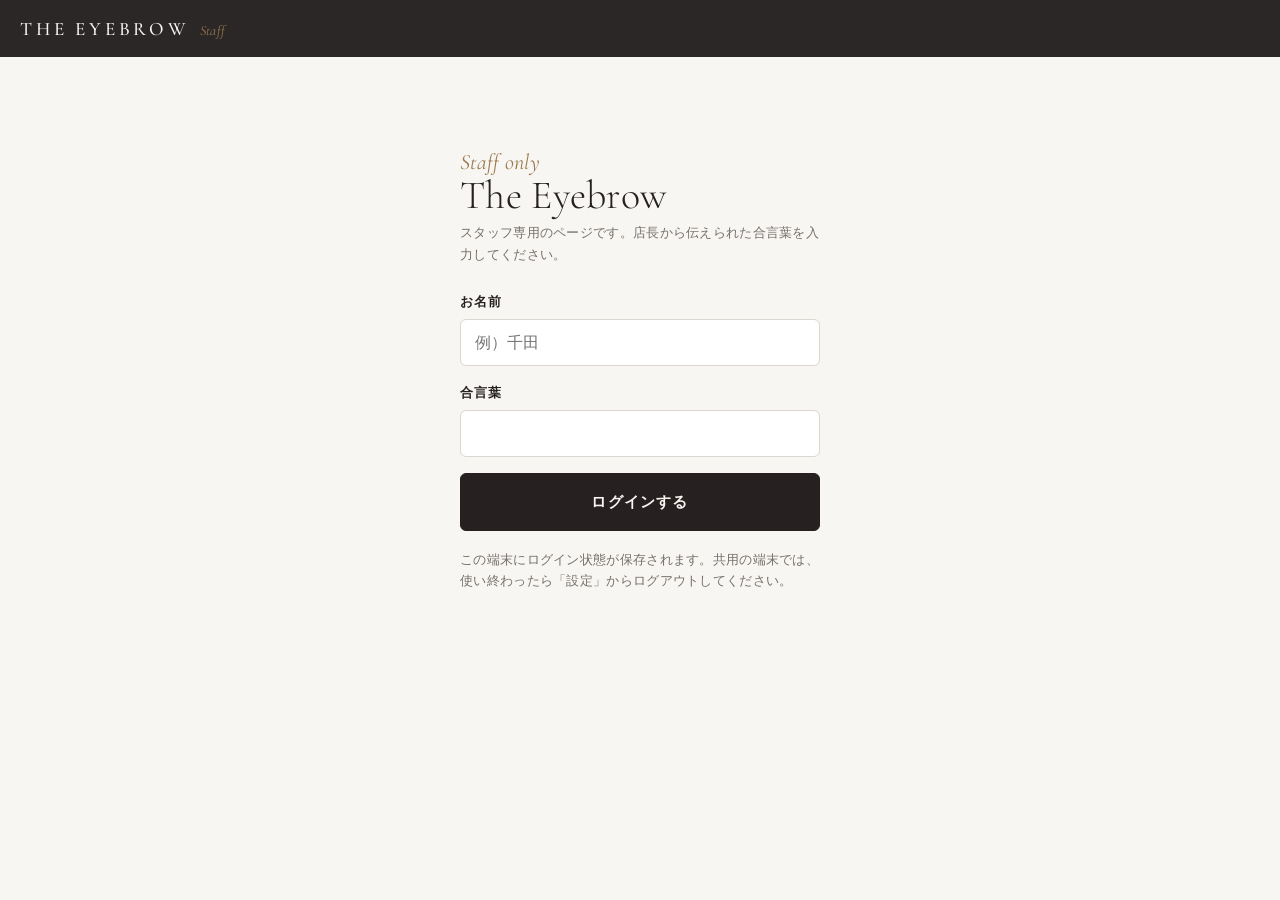
<file: index.html>
<!DOCTYPE html>
<html lang="ja">
<head>
<meta charset="utf-8">
<meta name="viewport" content="width=device-width, initial-scale=1, viewport-fit=cover">
<meta name="robots" content="noindex, nofollow">
<title>THE EYEBROW スタッフ</title>
<link rel="manifest" href="manifest.webmanifest">
<meta name="theme-color" content="#262120">
<link rel="icon" href="icon-192.png">
<link rel="apple-touch-icon" href="apple-touch-icon.png">
<meta name="apple-mobile-web-app-capable" content="yes">
<meta name="apple-mobile-web-app-title" content="EB スタッフ">
<link rel="stylesheet" href="style.css">
<link rel="stylesheet" href="staff.css">
</head>
<body class="staff">
<div id="app">
  <header class="top">
    <button class="brand" data-go="home" aria-label="ホームへ">
      <span class="logo">THE EYEBROW</span>
      <span class="shop">Staff</span>
    </button>
    <span class="who" id="who"></span>
  </header>

  <main id="view"><div class="spin"></div></main>

  <nav class="tabs" id="tabs" hidden>
    <button data-go="home"><svg viewBox="0 0 24 24"><path d="M3 11.5 12 4l9 7.5"/><path d="M5.5 10v10h13V10"/></svg><span>ホーム</span></button>
    <button data-go="rsv"><svg viewBox="0 0 24 24"><rect x="4" y="5" width="16" height="15" rx="2"/><path d="M4 10h16M9 3v4M15 3v4"/></svg><span>予約</span></button>
    <button data-go="work"><svg viewBox="0 0 24 24"><rect x="5" y="4" width="14" height="17" rx="2"/><path d="M9 4.5h6M8.5 10l1.5 1.5 3-3M8.5 15.5l1.5 1.5 3-3"/></svg><span>業務</span><i class="badge" id="bWork" hidden></i></button>
    <button data-go="docs"><svg viewBox="0 0 24 24"><path d="M4 5.5C6 4.5 9 4.5 12 6c3-1.5 6-1.5 8-.5V19c-2-1-5-1-8 .5-3-1.5-6-1.5-8-.5z"/><path d="M12 6v13.5"/></svg><span>資料</span><i class="badge" id="bDocs" hidden></i></button>
    <button data-go="notice"><svg viewBox="0 0 24 24"><path d="M4 5h16v11H8l-4 4z"/><path d="M8 9h8M8 12h5"/></svg><span>連絡</span><i class="badge" id="bNotice" hidden></i></button>
  </nav>

  <div class="sheet" id="sheet" hidden><div class="sheet-bg" data-close></div><div class="sheet-body" id="sheetBody"></div></div>
  <div class="toast" id="toast" hidden></div>
</div>
<script src="config.js"></script>
<script src="staff.js"></script>
</body>
</html>
</file>
<file: style.css>
/* THE EYEBROW — design tokens
   磁器 porcelain / 墨茶 kurocha / 鈍色 nibi / 煤竹 hairline / 真鍮 brass */
@font-face{font-family:"Cormorant";font-weight:300;font-display:swap;src:url(cg-300.woff2) format("woff2")}
@font-face{font-family:"Cormorant";font-weight:500;font-display:swap;src:url(cg-500.woff2) format("woff2")}
@font-face{font-family:"Cormorant";font-style:italic;font-weight:400;font-display:swap;src:url(cg-400i.woff2) format("woff2")}
:root{
  --bg:#f7f6f3; --paper:#ffffff; --ink:#262120; --ink-2:#3d3633; --muted:#77706b; --line:#dcd7d1; --line-2:#ebe7e2;
  --brass:#9c7b4e; --brass-soft:#efe8dd; --ok:#4c6b52; --ng:#a14638;
  --latin:"Cormorant","Times New Roman",serif;
  --mincho:"Hiragino Mincho ProN","Yu Mincho","YuMincho","Noto Serif JP",serif;
  --sans:"Hiragino Sans","Hiragino Kaku Gothic ProN","Noto Sans JP","Yu Gothic UI",system-ui,sans-serif;
  --tabh:62px; --safe-b:env(safe-area-inset-bottom,0px); --safe-t:env(safe-area-inset-top,0px);
  --r:10px; --r-s:6px;
}
*{box-sizing:border-box;-webkit-tap-highlight-color:transparent}
html,body{margin:0;background:var(--bg);color:var(--ink)}
body{font-family:var(--sans);font-size:15px;line-height:1.75;letter-spacing:.02em;-webkit-font-smoothing:antialiased;overscroll-behavior-y:none}
button{font:inherit;color:inherit;cursor:pointer}
a{color:var(--ink);text-underline-offset:3px;text-decoration-color:var(--brass)}
:focus-visible{outline:2px solid var(--brass);outline-offset:2px}
[hidden]{display:none!important}
.muted{color:var(--muted)} .small{font-size:12.5px;line-height:1.7}

/* ヘッダー */
.top{position:sticky;top:0;z-index:10;display:flex;align-items:center;justify-content:space-between;
  padding:calc(12px + var(--safe-t)) 20px 12px;background:rgba(247,246,243,.92);backdrop-filter:blur(10px);-webkit-backdrop-filter:blur(10px);border-bottom:1px solid var(--line-2)}
.brand{display:flex;align-items:baseline;gap:10px;cursor:pointer;border:0;background:none;padding:0}
.logo{font-family:var(--latin);font-weight:500;font-size:19px;letter-spacing:.2em}
.shop{font-family:var(--latin);font-style:italic;font-size:14px;color:var(--brass);letter-spacing:.02em}
.net{font-size:11px;background:var(--ng);color:#fff;border-radius:99px;padding:2px 10px}

main{max-width:560px;margin:0 auto;padding:22px 20px calc(var(--tabh) + 36px + var(--safe-b))}

/* タブバー */
.tabs{position:fixed;left:0;right:0;bottom:0;z-index:20;display:flex;justify-content:space-around;align-items:flex-end;
  height:calc(var(--tabh) + var(--safe-b));padding:0 6px var(--safe-b);background:var(--paper);border-top:1px solid var(--line-2)}
.tabs button{flex:1;display:flex;flex-direction:column;align-items:center;gap:3px;border:0;background:none;padding:9px 0 10px;color:var(--muted);font-size:10px;letter-spacing:.06em;position:relative}
.tabs svg{width:22px;height:22px;fill:none;stroke:currentColor;stroke-width:1.3;stroke-linecap:round;stroke-linejoin:round}
.tabs button.on{color:var(--ink)}
.tabs button.on:not(.primary)::after{content:"";position:absolute;top:4px;width:4px;height:4px;border-radius:50%;background:var(--brass)}
.tabs button.primary svg{width:48px;height:48px;padding:13px;border-radius:50%;background:var(--ink);color:var(--bg);margin-top:-22px;box-shadow:0 6px 18px rgba(38,33,32,.22)}
.tabs button.primary{color:var(--ink)}

/* 見出し */
h1.ttl{font-family:var(--mincho);font-weight:600;font-size:21px;line-height:1.5;letter-spacing:.06em;margin:6px 0 18px}
h2.sec{font-family:var(--mincho);font-weight:600;font-size:15px;letter-spacing:.08em;margin:34px 0 14px;display:flex;align-items:center;gap:12px}
h2.sec::before{content:"";width:18px;height:1px;background:var(--brass)}

/* 部品 */
.card{background:var(--paper);border:1px solid var(--line-2);border-radius:var(--r);padding:18px}
.card + .card{margin-top:10px}
.btn{display:block;width:100%;border:1px solid var(--ink);border-radius:var(--r-s);padding:15px 16px;font-size:15px;font-weight:600;letter-spacing:.08em;background:var(--ink);color:var(--bg);text-align:center;text-decoration:none;transition:opacity .15s}
.btn:active{opacity:.85}
.btn:disabled{opacity:.35;cursor:default}
.btn.ghost{background:transparent;color:var(--ink);border-color:var(--line)}
.btn.danger{background:transparent;color:var(--ng);border-color:#e3c8c2}
.btn + .btn{margin-top:10px}
.chip{display:inline-block;font-size:11px;padding:1px 10px;border-radius:99px;border:1px solid var(--line);color:var(--ink-2);letter-spacing:.06em;background:var(--paper)}
.chip.new{border-color:var(--brass);color:var(--brass)}
.row{display:flex;justify-content:space-between;align-items:center;gap:12px}
.price{font-family:var(--latin);font-weight:500;font-size:19px;white-space:nowrap;letter-spacing:.02em}
.price s{color:var(--muted);font-size:14px;margin-right:6px}
.empty{text-align:center;color:var(--muted);padding:28px 8px;font-size:14px}

/* ホーム：ヒーロー（眉のデザイン線） */
.hero{position:relative;padding:8px 0 4px;min-height:330px}
.hero .wm{font-family:var(--latin);font-weight:300;font-size:52px;line-height:1.02;letter-spacing:.01em;margin:6px 0 0}
.hero .wm i{font-style:italic;font-weight:400;font-size:30px;display:block;color:var(--brass);margin-bottom:2px}
.hero .lead{font-family:var(--mincho);font-size:14.5px;letter-spacing:.12em;margin:16px 0 4px}
.hero .hours{font-size:12.5px;color:var(--muted);margin:0 0 24px}
.hero .map{position:absolute;right:-8px;top:-6px;width:56%;max-width:260px;pointer-events:none}
.hero .map .g{stroke:var(--brass);stroke-width:.7;fill:none;stroke-dasharray:240;stroke-dashoffset:240;animation:draw 1.6s .3s ease-out forwards}
.hero .map .g:nth-of-type(2){animation-delay:.5s}.hero .map .g:nth-of-type(3){animation-delay:.7s}
.hero .map .dot{fill:var(--bg);stroke:var(--brass);stroke-width:.8;opacity:0;animation:fade .4s 1.4s forwards}
.hero .map .brow{fill:var(--ink)}
.hero .cta{position:relative;max-width:300px}
@keyframes draw{to{stroke-dashoffset:0}} @keyframes fade{to{opacity:1}}
@media (prefers-reduced-motion:reduce){.hero .map .g{animation:none;stroke-dashoffset:0}.hero .map .dot{animation:none;opacity:1}}

.next{display:flex;gap:16px;align-items:center;cursor:pointer}
.next .d,.bk .d{min-width:60px;text-align:center;line-height:1.15;border-right:1px solid var(--line-2);padding-right:14px}
.next .d b,.bk .d b{display:block;font-family:var(--latin);font-weight:500;font-size:32px}
.next .d span,.bk .d span{font-size:11px;color:var(--muted);letter-spacing:.06em}
.install{display:flex;gap:12px;align-items:center;background:var(--paper);border:1px solid var(--line-2);border-radius:var(--r);padding:12px 14px;margin-top:6px;font-size:13px}
.install .btn{width:auto;padding:8px 14px;font-size:12.5px;white-space:nowrap;flex:none;margin-left:auto}
.install .x{border:0;background:none;color:var(--muted);font-size:18px;padding:0 2px}
.coupons{display:flex;gap:12px;overflow-x:auto;scroll-snap-type:x mandatory;margin:0 -20px;padding:2px 20px 8px;scrollbar-width:none}
.coupon{flex:0 0 80%;scroll-snap-align:start;background:var(--paper);border:1px solid var(--line-2);border-left:2px solid var(--brass);border-radius:var(--r);padding:16px 16px 14px;cursor:pointer}
.coupon .t{font-family:var(--mincho);font-weight:600;font-size:14px;line-height:1.6;margin:10px 0 10px}
.news .item{padding:14px 0;border-bottom:1px solid var(--line-2)} .news .item:first-child{padding-top:0} .news .item:last-child{border-bottom:0;padding-bottom:0}
.news .item b{display:block;font-family:var(--mincho);font-size:14.5px;margin:2px 0}

/* メニュー */
.cats{display:flex;gap:8px;overflow-x:auto;margin:0 -20px 16px;padding:0 20px 4px;scrollbar-width:none}
.cats button{flex:none;border:1px solid var(--line);background:transparent;border-radius:99px;padding:6px 16px;font-size:13px;letter-spacing:.06em}
.cats button.on{background:var(--ink);color:var(--bg);border-color:var(--ink)}
.mcard{display:flex;gap:14px;cursor:pointer}
.mcard .ph{flex:0 0 76px;height:76px;border-radius:var(--r-s);background:var(--brass-soft);background-size:cover;background-position:center;display:flex;align-items:center;justify-content:center}
.mcard .ph svg{width:38px;fill:none;stroke:var(--brass);stroke-width:1.6;stroke-linecap:round}
.mcard .bd{flex:1;min-width:0}
.mcard .nm{font-family:var(--mincho);font-weight:600;font-size:14.5px;line-height:1.55}
.mcard .ds{font-size:12.5px;color:var(--muted);margin:4px 0 4px;display:-webkit-box;-webkit-line-clamp:2;-webkit-box-orient:vertical;overflow:hidden}

/* 予約 */
.steps{display:flex;gap:6px;margin:0 0 18px} .steps span{flex:1;height:2px;background:var(--line)} .steps span.on{background:var(--ink)}
.pick{border:1px solid var(--line-2);border-radius:var(--r);padding:14px 16px;background:var(--paper);display:block;width:100%;text-align:left}
.pick + .pick{margin-top:8px}
.pick.sel{border-color:var(--ink);box-shadow:inset 0 0 0 1px var(--ink)}
.pick b{font-family:var(--mincho)}
.days{display:flex;gap:8px;overflow-x:auto;margin:0 -20px;padding:2px 20px 10px;scroll-snap-type:x proximity;scrollbar-width:none}
.day{flex:0 0 56px;scroll-snap-align:start;border:1px solid var(--line-2);background:var(--paper);border-radius:var(--r);padding:8px 0;text-align:center;line-height:1.2}
.day .m{font-size:10px;color:var(--muted)} .day .n{font-family:var(--latin);font-weight:500;font-size:24px;display:block} .day .w{font-size:11px}
.day.sun .w{color:#a14638}.day.sat .w{color:#3f5f8a}
.day.off{opacity:.35;cursor:default}
.day.sel{background:var(--ink);border-color:var(--ink);color:var(--bg)} .day.sel .m,.day.sel .w{color:var(--bg)}
.slots{display:grid;grid-template-columns:repeat(4,1fr);gap:8px;margin-top:14px}
.slots button{border:1px solid var(--line-2);background:var(--paper);border-radius:var(--r-s);padding:11px 0;font-family:var(--latin);font-weight:500;font-size:17px;letter-spacing:.04em}
.slots button:disabled{color:#c9c3bd;background:transparent;border-style:dashed;cursor:default}
.slots button.sel{background:var(--ink);border-color:var(--ink);color:var(--bg)}
.field{margin-bottom:16px}
.field label{display:block;font-size:12.5px;font-weight:600;letter-spacing:.06em;margin-bottom:6px}
.field label em{font-style:normal;color:var(--brass);font-weight:400;font-size:11px;margin-left:8px}
.field input,.field textarea,.field select{width:100%;border:1px solid var(--line);border-radius:var(--r-s);padding:13px 14px;font-size:16px;font-family:inherit;background:var(--paper);color:var(--ink)}
.field input:focus,.field textarea:focus,.field select:focus{outline:none;border-color:var(--ink)}
.check{display:flex;gap:8px;align-items:center;font-size:13px;margin:4px 0 16px}
.sum{background:var(--paper);border:1px solid var(--line-2);border-radius:var(--r);padding:6px 16px;font-size:14px}
.sum div{display:flex;justify-content:space-between;gap:14px;padding:11px 0;border-bottom:1px solid var(--line-2)} .sum div:last-child{border-bottom:0}
.sum div span:first-child{color:var(--muted);white-space:nowrap;font-size:13px}
.sum div span:last-child{text-align:right;font-weight:600}
.err{background:#f7ebe8;color:var(--ng);border-radius:var(--r-s);padding:12px 14px;font-size:13.5px;margin-top:12px}
.okbox{text-align:center;padding:14px 4px 22px}
.okbox .ic{width:60px;height:60px;border-radius:50%;border:1px solid var(--brass);color:var(--brass);display:flex;align-items:center;justify-content:center;margin:0 auto 14px;font-size:24px}
.back{border:0;background:none;color:var(--muted);font-size:13px;padding:0;margin-bottom:12px}

/* マイ予約 */
.bk{display:flex;gap:16px;cursor:pointer} .bk.past{opacity:.55;cursor:default}
.bk .st{font-size:11px;font-weight:600} .st.cancelled{color:var(--ng)}

/* お店 */
.kv{display:grid;grid-template-columns:72px 1fr;gap:10px 14px;font-size:14px;margin:0}
.kv dt{color:var(--muted);font-size:12.5px;padding-top:2px} .kv dd{margin:0}
.tags{display:flex;flex-wrap:wrap;gap:6px}
.links{display:grid;grid-template-columns:1fr 1fr;gap:8px;margin-top:16px}
.links .btn{margin:0;padding:13px 8px;font-size:14px;white-space:nowrap}

/* シート・トースト */
.sheet{position:fixed;inset:0;z-index:50}
.sheet-bg{position:absolute;inset:0;background:rgba(38,33,32,.38)}
.sheet-body{position:absolute;left:0;right:0;bottom:0;max-height:88vh;overflow:auto;background:var(--bg);border-radius:18px 18px 0 0;padding:24px 20px calc(22px + var(--safe-b));max-width:560px;margin:0 auto;animation:up .22s ease-out}
@keyframes up{from{transform:translateY(30px);opacity:.6}to{transform:none;opacity:1}}
.toast{position:fixed;left:50%;bottom:calc(var(--tabh) + 22px + var(--safe-b));transform:translateX(-50%);background:var(--ink);color:var(--bg);border-radius:99px;padding:9px 20px;font-size:13px;z-index:60;max-width:90vw;letter-spacing:.04em}
.spin{width:22px;height:22px;border:1.5px solid var(--line);border-top-color:var(--ink);border-radius:50%;animation:sp .8s linear infinite;margin:22px auto}
@keyframes sp{to{transform:rotate(360deg)}}
/* 数字は揃い数字（Cormorantの旧式数字を使わない） */
.price,.slots button,.day .n,.next .d b,.bk .d b{font-variant-numeric:lining-nums tabular-nums;font-feature-settings:"lnum" 1}
.install .ico{width:30px;height:30px;flex:none;fill:none;stroke:var(--brass);stroke-width:1.3;stroke-linecap:round;stroke-linejoin:round}
</file>
<file: staff.css>
/* スタッフ専用ページ：お客様アプリと同じ配色。ヘッダーだけ墨茶で区別する */
body.staff .top{background:rgba(38,33,32,.97);border-bottom:0;color:var(--bg)}
body.staff .top .logo{color:var(--bg)}
.who{font-size:12px;color:#cfc7bf;letter-spacing:.04em}
.tabs .badge{position:absolute;top:5px;left:calc(50% + 6px);min-width:16px;height:16px;padding:0 4px;border-radius:99px;background:var(--brass);color:#fff;font-style:normal;font-size:10px;line-height:16px;text-align:center}
.tabs button.on::after{display:none}

.login{max-width:360px;margin:8vh auto 0}
.login .wm{font-family:var(--latin);font-weight:300;font-size:40px;line-height:1.05;margin:0 0 6px}
.login .wm i{display:block;font-style:italic;font-weight:400;font-size:22px;color:var(--brass)}
.login p{margin:0 0 26px}

.seg{display:flex;border:1px solid var(--line);border-radius:99px;padding:3px;gap:2px;margin:0 0 16px;background:var(--paper)}
.seg button{flex:1;border:0;background:none;border-radius:99px;padding:7px 0;font-size:13px;color:var(--muted)}
.seg button.on{background:var(--ink);color:var(--bg)}

.nt{display:block;width:100%;text-align:left;cursor:pointer;position:relative}
.nt .meta{font-size:11.5px;color:var(--muted);display:flex;gap:10px;align-items:center}
.nt b{display:block;font-family:var(--mincho);font-size:15px;margin:4px 0 2px;line-height:1.55}
.nt .body{font-size:13px;color:var(--ink-2);display:-webkit-box;-webkit-line-clamp:2;-webkit-box-orient:vertical;overflow:hidden}
.nt.unread{border-left:2px solid var(--brass)}
.pin{font-size:11px;color:var(--brass);border:1px solid var(--brass);border-radius:99px;padding:0 8px}
.prose{white-space:pre-wrap;font-size:14.5px;line-height:1.9}

.od{display:grid;grid-template-columns:1fr auto;gap:2px 12px;align-items:center}
.od b{font-family:var(--mincho);font-size:15px}
.od .q{font-family:var(--latin);font-weight:500;font-size:20px;font-variant-numeric:lining-nums}
.od .meta{grid-column:1/-1;font-size:11.5px;color:var(--muted)}
.od .acts{grid-column:1/-1;display:flex;gap:6px;margin-top:10px;flex-wrap:wrap}
.od .acts button{border:1px solid var(--line);background:var(--paper);border-radius:99px;padding:4px 12px;font-size:12px}
.od .acts button.on{background:var(--ink);color:var(--bg);border-color:var(--ink)}
.stt{font-size:11px;border-radius:99px;padding:1px 9px;border:1px solid var(--line);white-space:nowrap}
.stt.s1{border-color:var(--brass);color:var(--brass)} .stt.s2{background:var(--ink);color:var(--bg);border-color:var(--ink)} .stt.s3{color:var(--ok);border-color:#b9cbbb} .stt.s4{color:var(--muted)}
.urg{color:var(--ng);font-size:11px;font-weight:600;margin-left:6px}
.stepper{display:flex;align-items:center;border:1px solid var(--line);border-radius:var(--r-s);background:var(--paper);overflow:hidden}
.stepper button{border:0;background:none;width:48px;height:46px;font-size:20px}
.stepper input{border:0!important;text-align:center;font-family:var(--latin);font-size:20px!important;padding:0!important;height:46px;font-variant-numeric:lining-nums}
.two{display:grid;grid-template-columns:140px 1fr;gap:12px}
.quick{display:flex;flex-wrap:wrap;gap:6px;margin:-6px 0 16px}
.quick button{border:1px dashed var(--line);background:none;border-radius:99px;padding:3px 12px;font-size:12px;color:var(--ink-2)}

.vd{display:flex;gap:14px;cursor:pointer;align-items:center}
.vd .th{flex:0 0 112px;aspect-ratio:16/9;border-radius:var(--r-s);background:var(--ink) center/cover;position:relative;display:flex;align-items:center;justify-content:center}
.vd .th svg{width:26px;fill:var(--bg);opacity:.9}
.vd .th .ok{position:absolute;right:6px;bottom:6px;width:18px;height:18px;border-radius:50%;background:var(--brass);color:#fff;font-size:11px;display:flex;align-items:center;justify-content:center}
.vd b{display:block;font-family:var(--mincho);font-size:14.5px;line-height:1.5}
.vd .meta{font-size:11.5px;color:var(--muted)}
.player{position:relative;aspect-ratio:16/9;background:#000;border-radius:var(--r-s);overflow:hidden;margin:0 0 16px}
.player iframe{position:absolute;inset:0;width:100%;height:100%;border:0}
.progress{height:3px;background:var(--line-2);border-radius:2px;overflow:hidden;margin:6px 0 2px}
.progress i{display:block;height:100%;background:var(--brass)}
.mgr{border:1px dashed var(--brass);border-radius:var(--r);padding:14px 16px;background:var(--brass-soft)}
.mgr h3{font-family:var(--mincho);font-size:14px;margin:0 0 12px;color:var(--ink)}
.fab{position:fixed;right:18px;bottom:calc(var(--tabh) + 18px + var(--safe-b));z-index:15;border:0;border-radius:99px;background:var(--ink);color:var(--bg);padding:13px 20px;font-size:14px;letter-spacing:.06em;box-shadow:0 6px 18px rgba(38,33,32,.25)}
/* 空き状況：空き＝実線、埋まり＝点線の薄色 */
.slots button{cursor:default}
.slots button.open{color:var(--ink);background:var(--paper);border:1px solid var(--ink-2)}
.slots button:disabled:not(.open){color:#c9c3bd;background:transparent;border-style:dashed}
.slots button.open:disabled{opacity:1}

/* v3：ホーム・予約・チェック・日報 */
.seg.sub{margin:-4px 0 18px}
.hello .date{font-family:var(--latin);font-size:16px;color:var(--brass);letter-spacing:.04em}
.warn{display:block;border:1px solid #e3c8c2;background:#f7ebe8;color:var(--ng);border-radius:var(--r);padding:12px 14px;margin:14px 0;font-size:12.5px;line-height:1.7}
.warn b{display:block;font-size:13.5px;margin-bottom:2px}
.stat{display:block;width:100%;text-align:left;cursor:pointer}
.stat .big{display:block;font-family:var(--latin);font-weight:500;font-size:34px;line-height:1.1;font-variant-numeric:lining-nums}
.stat .big small{font-size:18px;color:var(--muted)}
.stat .row .big{display:inline}
.grid2{display:grid;grid-template-columns:1fr 1fr;gap:10px}
.grid2 .card + .card{margin-top:0}
.linkbtn{border:0;background:none;color:var(--muted);text-decoration:underline;text-decoration-color:var(--line);text-underline-offset:3px;font-size:12.5px;padding:0}
.rv{display:flex;gap:14px;align-items:flex-start}
.rv .tm{min-width:52px;text-align:center;line-height:1.15;border-right:1px solid var(--line-2);padding-right:12px}
.rv .tm b{display:block;font-family:var(--latin);font-weight:500;font-size:22px;font-variant-numeric:lining-nums}
.rv .tm span{font-family:var(--latin);font-size:14px;color:var(--muted);font-variant-numeric:lining-nums}
.rv .bd{flex:1;min-width:0}
.rv .meta{display:flex;gap:6px;align-items:center;margin-bottom:4px}
.rv .tx{font-size:14px;line-height:1.6;word-break:break-word}
.rv.past{opacity:.45}
.rv.now{border-color:var(--brass);box-shadow:inset 3px 0 0 var(--brass)}
.nowtag{font-size:11px;color:#fff;background:var(--brass);border-radius:99px;padding:0 8px}
.checks{padding:4px 16px}
.ck{display:flex;gap:12px;align-items:flex-start;padding:13px 0;border-bottom:1px solid var(--line-2);cursor:pointer}
.ck:last-child{border-bottom:0}
.ck input{position:absolute;opacity:0;pointer-events:none}
.ck .box{flex:none;width:22px;height:22px;border:1px solid var(--line);border-radius:6px;margin-top:1px;position:relative;background:var(--paper)}
.ck.on .box{background:var(--ink);border-color:var(--ink)}
.ck.on .box::after{content:"";position:absolute;left:7px;top:3px;width:6px;height:11px;border:solid var(--bg);border-width:0 2px 2px 0;transform:rotate(45deg)}
.ck input:focus-visible + .box{outline:2px solid var(--brass);outline-offset:2px}
.ck .lb{font-size:14px;line-height:1.55}
.ck.on .lb{color:var(--muted)}
.ck .lb small{display:block;font-size:11px;color:var(--brass);margin-top:2px}
.okline{text-align:center;font-family:var(--mincho);color:var(--ok);margin:16px 0 0;font-size:14px}
.kpis{display:grid;grid-template-columns:1fr 1fr;gap:12px}
.kpis span{display:block;font-size:12px;color:var(--muted)}
.kpis b{display:block;font-family:var(--latin);font-weight:500;font-size:26px;font-variant-numeric:lining-nums;line-height:1.2}
.kpis b small{font-size:14px;color:var(--muted)}
.kpis small{font-size:11.5px;color:var(--muted)}
.tbl{width:100%;border-collapse:collapse;font-size:13px}
.tbl th{font-weight:600;color:var(--muted);font-size:11.5px;text-align:left;padding:0 6px 8px 0;border-bottom:1px solid var(--line-2)}
.tbl td{padding:9px 6px 9px 0;border-bottom:1px solid var(--line-2);font-variant-numeric:tabular-nums}
.tbl tr:last-child td{border-bottom:0}
.tbl td:last-child,.tbl th:last-child{text-align:right;padding-right:0}
.rp .price{font-size:17px}

/* v4：勤怠・シフト・在庫・確認テスト・技術チェック */
.seg.sub button{font-size:12.5px;padding:7px 0}
.seg.inner{margin:-6px 0 16px;background:transparent;border-color:var(--line-2)}
.punch{margin-top:12px}
.punch .pst{font-family:var(--mincho);font-size:15px}
.punch .pbtn{width:auto;padding:11px 20px;font-size:14px;flex:none}
.punch.in{border-color:var(--brass);box-shadow:inset 3px 0 0 var(--brass)}
.tr{display:block;width:100%;text-align:left;cursor:pointer}
.cal{background:var(--paper);border:1px solid var(--line-2);border-radius:var(--r);padding:8px}
.cal .wk{display:grid;grid-template-columns:repeat(7,1fr);text-align:center;font-size:11px;color:var(--muted);padding:2px 0 6px}
.cal .grid{display:grid;grid-template-columns:repeat(7,1fr);gap:3px}
.cd{min-height:58px;border:1px solid var(--line-2);border-radius:6px;background:var(--bg);padding:3px 2px;display:flex;flex-direction:column;align-items:center;gap:1px;font-size:10px;line-height:1.2;overflow:hidden}
.cd.empty{border:0;background:transparent}
.cd .n{font-family:var(--latin);font-weight:500;font-size:15px;font-variant-numeric:lining-nums}
.cd.sun .n{color:#a14638}.cd.sat .n{color:#3f5f8a}
.cd.today{border-color:var(--ink)}
.cd .who{background:var(--line-2);border-radius:3px;padding:0 3px;max-width:100%;white-space:nowrap}
.cd .who.me{background:var(--ink);color:var(--bg)}
.cd .rq{color:var(--ng);font-weight:600}
.cd.off{background:#f7ebe8;border-color:#e3c8c2}
.lg{display:inline-block;width:12px;height:12px;border-radius:3px;vertical-align:-2px}
.lg.off{background:#f7ebe8;border:1px solid #e3c8c2}
.sl{padding:8px 0;border-bottom:1px solid var(--line-2);font-size:14px}
.sl:last-child{border-bottom:0}
.shrow{display:grid;grid-template-columns:1fr 92px auto 92px;gap:6px;align-items:center;border-bottom:1px solid var(--line-2)}
.shrow input[type=time]{border:1px solid var(--line);border-radius:6px;padding:7px 4px;font-size:14px;background:var(--paper);width:100%}
.stocks{padding:2px 14px}
.st{display:flex;gap:10px;align-items:center;padding:12px 0;border-bottom:1px solid var(--line-2)}
.st:last-child{border-bottom:0}
.st .nm{flex:1;min-width:0;text-align:left;border:0;background:none;padding:0}
.st .nm b{display:block;font-size:14px;font-weight:600}
.st .nm small{display:block;font-size:10.5px;color:var(--muted)}
.st.low .nm b{color:var(--ng)}
.st.low .stepper{border-color:#e3c8c2}
.st .u{font-size:12px;color:var(--muted);min-width:22px}
.stepper.sm{flex:none;width:122px}
.stepper.sm button{width:38px;height:38px;font-size:18px}
.stepper.sm input{height:38px;width:46px;font-size:17px!important}
.quizbox{margin-top:14px;border-color:var(--brass)}
.qq{border:1px solid var(--line-2);border-radius:var(--r);padding:12px 14px;margin-bottom:10px;background:var(--paper)}
.qq.ng{border-color:#e3c8c2;background:#fbf2f0}
.qq .qt{margin:0 0 8px;font-weight:600;font-size:14px}
.opt{display:flex;gap:10px;align-items:flex-start;padding:7px 0;font-size:14px;cursor:pointer}
.opt input{margin-top:4px;accent-color:var(--ink)}
.qe{border-bottom:1px solid var(--line-2);padding-bottom:10px;margin-bottom:14px}
.tbl.mx th,.tbl.mx td{text-align:center}
.tbl.mx th:first-child,.tbl.mx td:first-child{text-align:left}
.res{font-size:11px;border-radius:99px;padding:1px 8px;white-space:nowrap}
.res.ok{background:#e8efe9;color:var(--ok)}
.res.ng{background:#f7ebe8;color:var(--ng)}

/* v5：お客様カルテ・売上ダッシュボード */
.ksearch input{width:100%;border:1px solid var(--line);border-radius:99px;background:var(--paper);padding:11px 18px;font-size:15px}
.ksearch input:focus{outline:none;border-color:var(--ink-2)}
.kc{display:flex;width:100%;justify-content:space-between;align-items:center;gap:10px;text-align:left;cursor:pointer}
.kc b{font-family:var(--mincho);font-size:15px;font-weight:600}
.kana{display:block;font-family:var(--sans);font-size:11px;color:var(--muted);font-weight:400;letter-spacing:.04em}
.khead{margin:4px 0 6px}
.khead .ttl{margin:0 0 4px}
.khead .kana{font-size:12px;margin-top:2px}
.sama{font-size:14px;color:var(--muted);margin-left:4px}
.khead a{color:var(--ink);text-decoration:none;border-bottom:1px solid var(--line)}
.btn.sm{width:auto;padding:8px 16px;font-size:13px;margin-top:12px}
.vs .dt{font-family:var(--latin);font-weight:500;font-size:20px;font-variant-numeric:lining-nums}
.vs .dt small{font-size:12px;color:var(--muted);margin-left:6px}
.vs .mn{font-family:var(--mincho);font-size:14.5px;margin:2px 0 8px}
.vs .kv{margin:0}
.vs .kv dd{white-space:pre-wrap}
.vs .acts{margin-top:8px;text-align:right}
.ph{display:grid;grid-template-columns:repeat(4,1fr);gap:6px;margin-top:10px}
.pt{position:relative;aspect-ratio:1;border:1px solid var(--line-2);border-radius:var(--r-s);background:var(--line-2);overflow:hidden;padding:0;cursor:pointer}
.pt img{width:100%;height:100%;object-fit:cover;display:block;opacity:0;transition:opacity .2s}
.pt.ok img{opacity:1}
.pt span{position:absolute;left:0;right:0;bottom:0;background:rgba(38,33,32,.62);color:#fff;font-size:10px;padding:1px 0;text-align:center}
.pt.add{display:flex;align-items:center;justify-content:center;background:var(--paper);border:1px dashed var(--line);color:var(--ink-2);font-size:12px}
.bigph{margin:10px 0 16px;border-radius:var(--r-s);overflow:hidden;background:var(--line-2);min-height:120px;display:flex;align-items:center;justify-content:center}
.bigph img{width:100%;display:block}
.consent{border:1px solid var(--line-2);border-radius:var(--r);padding:12px 14px;margin:0 0 16px;background:var(--paper)}
.consent p{margin:6px 0 0}
.mnav{display:flex;align-items:center;justify-content:space-between;margin:-4px 0 14px}
.mnav b{font-family:var(--mincho);font-size:16px}
.mnav button{border:1px solid var(--line);background:var(--paper);border-radius:99px;width:40px;height:34px;font-size:18px;color:var(--ink)}
.mnav button:disabled{opacity:.35}
.tiles{display:grid;grid-template-columns:1fr 1fr;gap:10px}
.tile{background:var(--paper);border:1px solid var(--line-2);border-radius:var(--r);padding:12px 14px}
.tile.wide{grid-column:1/-1}
.tile span{display:block;font-size:12px;color:var(--muted)}
.tile b{display:block;font-family:var(--latin);font-weight:500;font-size:26px;line-height:1.25;font-variant-numeric:lining-nums}
.tile.wide b{font-size:34px}
.tile b small{font-size:14px;color:var(--muted)}
.tile small{display:block;font-size:11px;color:var(--muted);line-height:1.5}
.chart{position:relative}
.chart svg{display:block;width:100%;height:auto;overflow:visible}
.chart .gl{stroke:var(--line-2);stroke-width:1}
.chart .gl.base{stroke:var(--line)}
.chart .yl{font-size:9.5px;fill:var(--muted);text-anchor:end;font-variant-numeric:tabular-nums}
.chart .xl{font-size:9.5px;fill:var(--muted);text-anchor:middle}
.chart .xl.on{fill:var(--ink);font-weight:600}
.chart .bar{fill:var(--brass)}
.chart .bar.on{fill:var(--ink)}
.chart .ln{fill:none;stroke:var(--brass);stroke-width:2;stroke-linejoin:round;stroke-linecap:round}
.chart .dot{fill:var(--brass);stroke:var(--paper);stroke-width:2}
.chart .xh{stroke:var(--muted);stroke-width:1;stroke-dasharray:2 3}
.chart .xh[hidden]{display:none}
.chart .hit{fill:transparent;cursor:pointer}
.chart .hit.cur{fill:rgba(38,33,32,.04)}
.chart .tip{position:absolute;pointer-events:none;background:var(--ink);color:var(--bg);font-size:11.5px;line-height:1.5;padding:6px 10px;border-radius:6px;white-space:nowrap;box-shadow:0 4px 12px rgba(38,33,32,.2)}
.chart .tip b{font-family:var(--latin);font-size:15px;font-weight:500}
.vs .kv{grid-template-columns:1fr;gap:0}
.vs .kv dt{font-size:11px;padding-top:8px}
.vs .kv dd{font-size:13.5px;line-height:1.65}
.tile b small{display:inline;font-size:14px}

/* v5.1：マニュアル写真・メニュー写真・動画のアップロード */
.hasph{display:inline-block;margin-top:6px;font-size:10.5px;color:var(--brass);border:1px solid var(--brass);border-radius:99px;padding:0 8px}
.edtools{display:flex;gap:8px;margin:-6px 0 6px}
.edtools .btn.sm{margin:0;cursor:pointer}
#e_prev .card{margin:10px 0 16px}
.mfig{margin:14px 0}
.mimg{display:block;width:100%;padding:0;border:1px solid var(--line-2);border-radius:var(--r-s);background:var(--line-2);overflow:hidden;min-height:140px;cursor:zoom-in}
.mimg img{display:block;width:100%;opacity:0;transition:opacity .2s}
.mimg.ok{min-height:0}.mimg.ok img{opacity:1}
.mimg.ng::after{content:"写真を読み込めませんでした";display:block;padding:20px;font-size:12px;color:var(--muted)}
.mfig figcaption{font-size:12px;color:var(--muted);margin-top:6px;text-align:center}
.mph{border:1px dashed var(--line);border-radius:var(--r-s);padding:16px 14px;margin:14px 0;font-size:13px;color:var(--ink-2);background:var(--paper);text-align:center}
.mph::before{content:"";display:block;width:26px;height:20px;margin:0 auto 6px;border:1.5px solid var(--muted);border-radius:4px;box-shadow:inset 0 0 0 4px var(--paper),inset 0 0 0 7px var(--line)}
.mph small{display:block;font-size:10.5px;color:var(--muted);margin-top:2px}
.lightbox{position:fixed;inset:0;z-index:60;background:rgba(20,17,16,.92);display:flex;align-items:center;justify-content:center;padding:16px;flex-direction:column;gap:14px}
.lightbox img{max-width:100%;max-height:78vh;border-radius:6px}
.lightbox button[aria-label]{position:absolute;top:calc(12px + var(--safe-t));right:14px;width:40px;height:40px;border-radius:50%;border:0;background:rgba(255,255,255,.12);color:#fff;font-size:22px}
.lbacts .btn{width:auto}
.vpick{display:block;border:1px dashed var(--ink-2);border-radius:var(--r);padding:22px 16px;text-align:center;background:var(--paper);cursor:pointer;margin-bottom:16px}
.vpick b{display:block;font-family:var(--mincho);font-size:15px;margin-bottom:4px;word-break:break-all}
.progress.big{height:6px;margin:4px 0 6px}
.pt span{white-space:nowrap;overflow:hidden;text-overflow:ellipsis;padding:1px 3px}
</file>
